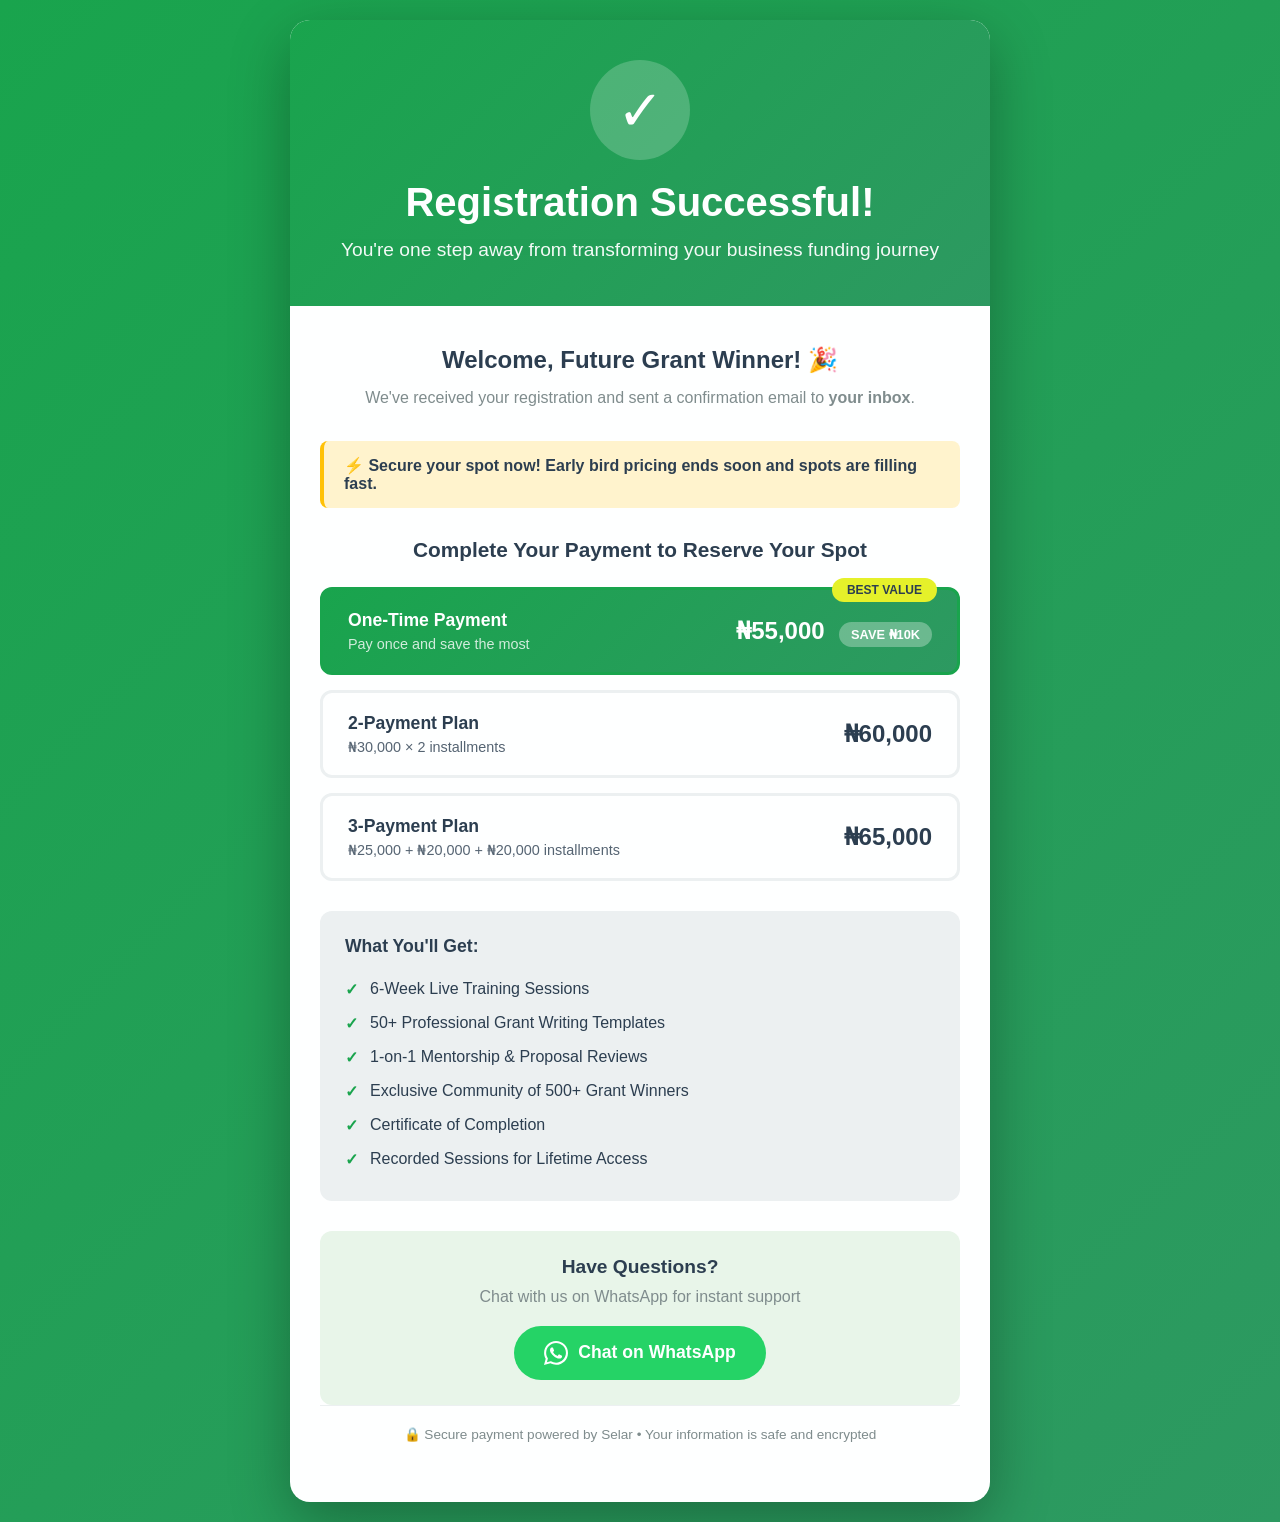
<file: oldThankyou.html>
<!DOCTYPE html>
<html lang="en">
<head>
    <meta charset="UTF-8">
    <meta name="viewport" content="width=device-width, initial-scale=1.0">
    <title>Thank You - Complete Your Payment | School of Grant Success</title>
    
    <!-- Meta Pixel Code - REPLACE WITH YOUR PIXEL ID -->
    <script>
    !function(f,b,e,v,n,t,s)
    {if(f.fbq)return;n=f.fbq=function(){n.callMethod?
    n.callMethod.apply(n,arguments):n.queue.push(arguments)};
    if(!f._fbq)f._fbq=n;n.push=n;n.loaded=!0;n.version='2.0';
    n.queue=[];t=b.createElement(e);t.async=!0;
    t.src=v;s=b.getElementsByTagName(e)[0];
    s.parentNode.insertBefore(t,s)}(window, document,'script',
    'https://connect.facebook.net/en_US/fbevents.js');
    fbq('init', 'YOUR_PIXEL_ID_HERE');
    fbq('track', 'PageView');
    </script>
    <noscript>
        <img height="1" width="1" style="display:none" 
        src="https://www.facebook.com/tr?id=YOUR_PIXEL_ID_HERE&ev=PageView&noscript=1"/>
    </noscript>
    <!-- End Meta Pixel Code -->

    <style>
        * {
            margin: 0;
            padding: 0;
            box-sizing: border-box;
        }

        :root {
            --sgs-green-1: #19A44D;
            --sgs-green-2: #2D9961;
            --sgs-yellow: #E5F12A;
            --white: #FEFFFF;
            --gray-dark: #2C3E50;
            --gray-medium: #7F8C8D;
            --gray-light: #ECF0F1;
        }

        body {
            font-family: -apple-system, BlinkMacSystemFont, 'Segoe UI', 'Roboto', sans-serif;
            background: linear-gradient(135deg, var(--sgs-green-1), var(--sgs-green-2));
            min-height: 100vh;
            display: flex;
            align-items: center;
            justify-content: center;
            padding: 20px;
        }

        .thankyou-container {
            background-color: var(--white);
            max-width: 700px;
            width: 100%;
            border-radius: 20px;
            box-shadow: 0 20px 60px rgba(0,0,0,0.3);
            overflow: hidden;
            animation: slideUp 0.5s ease;
        }

        @keyframes slideUp {
            from {
                opacity: 0;
                transform: translateY(30px);
            }
            to {
                opacity: 1;
                transform: translateY(0);
            }
        }

        .thankyou-header {
            background: linear-gradient(135deg, var(--sgs-green-1), var(--sgs-green-2));
            padding: 40px 30px;
            text-align: center;
            color: var(--white);
        }

        .success-icon {
            width: 100px;
            height: 100px;
            background-color: rgba(255,255,255,0.2);
            border-radius: 50%;
            display: flex;
            align-items: center;
            justify-content: center;
            margin: 0 auto 20px;
            font-size: 3.5rem;
            animation: scaleIn 0.5s ease 0.3s backwards;
        }

        @keyframes scaleIn {
            from {
                transform: scale(0);
            }
            to {
                transform: scale(1);
            }
        }

        .thankyou-title {
            font-size: 2.5rem;
            font-weight: 800;
            margin-bottom: 10px;
        }

        .thankyou-subtitle {
            font-size: 1.2rem;
            opacity: 0.95;
            line-height: 1.6;
        }

        .thankyou-body {
            padding: 40px 30px;
        }

        .personalized-message {
            text-align: center;
            margin-bottom: 30px;
        }

        .personalized-message h2 {
            font-size: 1.5rem;
            color: var(--gray-dark);
            margin-bottom: 10px;
        }

        .personalized-message p {
            color: var(--gray-medium);
            line-height: 1.7;
            margin-bottom: 20px;
        }

        .urgency-banner {
            background-color: #FFF3CD;
            border-left: 4px solid #FFC107;
            padding: 15px 20px;
            margin-bottom: 30px;
            border-radius: 8px;
        }

        .urgency-banner p {
            color: var(--gray-dark);
            font-weight: 600;
            margin: 0;
        }

        .section-title {
            text-align: center;
            font-size: 1.3rem;
            font-weight: 700;
            color: var(--gray-dark);
            margin-bottom: 25px;
        }

        .payment-options {
            display: grid;
            gap: 15px;
            margin-bottom: 30px;
        }

        .payment-btn {
            display: flex;
            justify-content: space-between;
            align-items: center;
            padding: 20px 25px;
            border: 3px solid var(--gray-light);
            border-radius: 12px;
            background-color: var(--white);
            cursor: pointer;
            transition: all 0.3s ease;
            text-decoration: none;
            color: var(--gray-dark);
        }

        .payment-btn:hover {
            border-color: var(--sgs-green-1);
            background-color: var(--sgs-green-1);
            color: var(--white);
            transform: translateY(-3px);
            box-shadow: 0 10px 30px rgba(25, 164, 77, 0.2);
        }

        .payment-btn.featured {
            border-color: var(--sgs-green-1);
            background: linear-gradient(135deg, var(--sgs-green-1), var(--sgs-green-2));
            color: var(--white);
            position: relative;
        }

        .payment-btn.featured::before {
            content: "BEST VALUE";
            position: absolute;
            top: -12px;
            right: 20px;
            background-color: var(--sgs-yellow);
            color: var(--gray-dark);
            padding: 5px 15px;
            border-radius: 20px;
            font-size: 0.75rem;
            font-weight: 800;
        }

        .payment-info {
            flex: 1;
        }

        .payment-title {
            font-size: 1.1rem;
            font-weight: 700;
            margin-bottom: 5px;
        }

        .payment-description {
            font-size: 0.9rem;
            opacity: 0.8;
        }

        .payment-price {
            font-size: 1.5rem;
            font-weight: 800;
        }

        .savings-badge {
            background-color: #E8F5E9;
            color: var(--sgs-green-1);
            padding: 5px 12px;
            border-radius: 20px;
            font-size: 0.8rem;
            font-weight: 700;
            margin-left: 10px;
        }

        .payment-btn.featured .savings-badge {
            background-color: rgba(255,255,255,0.3);
            color: var(--white);
        }

        .features-list {
            background-color: var(--gray-light);
            padding: 25px;
            border-radius: 12px;
            margin-bottom: 30px;
        }

        .features-list h3 {
            font-size: 1.1rem;
            margin-bottom: 15px;
            color: var(--gray-dark);
        }

        .features-list ul {
            list-style: none;
        }

        .features-list li {
            padding: 8px 0 8px 25px;
            position: relative;
            color: var(--gray-dark);
        }

        .features-list li::before {
            content: "✓";
            position: absolute;
            left: 0;
            color: var(--sgs-green-1);
            font-weight: 700;
        }

        .whatsapp-cta {
            text-align: center;
            padding: 25px;
            background-color: #E8F5E9;
            border-radius: 12px;
        }

        .whatsapp-cta h3 {
            font-size: 1.2rem;
            margin-bottom: 10px;
            color: var(--gray-dark);
        }

        .whatsapp-cta p {
            color: var(--gray-medium);
            margin-bottom: 20px;
        }

        .whatsapp-btn {
            display: inline-flex;
            align-items: center;
            gap: 10px;
            background-color: #25D366;
            color: var(--white);
            padding: 15px 30px;
            border-radius: 50px;
            text-decoration: none;
            font-weight: 700;
            font-size: 1.1rem;
            transition: all 0.3s ease;
        }

        .whatsapp-btn:hover {
            background-color: #20BA5A;
            transform: scale(1.05);
        }

        .security-note {
            text-align: center;
            padding: 20px;
            color: var(--gray-medium);
            font-size: 0.85rem;
            border-top: 1px solid var(--gray-light);
        }

        @media (max-width: 768px) {
            .thankyou-title {
                font-size: 2rem;
            }

            .thankyou-body {
                padding: 30px 20px;
            }

            .payment-btn {
                flex-direction: column;
                text-align: center;
                gap: 10px;
            }

            .payment-price {
                font-size: 1.3rem;
            }
        }
    </style>
</head>
<body>
    <div class="thankyou-container">
        <!-- Header -->
        <div class="thankyou-header">
            <div class="success-icon">✓</div>
            <h1 class="thankyou-title">Registration Successful!</h1>
            <p class="thankyou-subtitle">You're one step away from transforming your business funding journey</p>
        </div>

        <!-- Body -->
        <div class="thankyou-body">
            <!-- Personalized Message -->
            <div class="personalized-message">
                <h2>Welcome, <span id="userName">Future Grant Winner</span>! 🎉</h2>
                <p>We've received your registration and sent a confirmation email to <strong id="userEmail">your inbox</strong>.</p>
            </div>

            <!-- Urgency Banner -->
            <div class="urgency-banner">
                <p>⚡ Secure your spot now! Early bird pricing ends soon and spots are filling fast.</p>
            </div>

            <!-- Section Title -->
            <h3 class="section-title">Complete Your Payment to Reserve Your Spot</h3>

            <!-- Payment Options -->
            <div class="payment-options">
                <!-- Option 1: One-Time Payment (Featured) -->
                <a href="https://selar.com/p/hmla99?affiliate=53rm355t51" class="payment-btn featured" id="paymentOption1">
                    <div class="payment-info">
                        <div class="payment-title">One-Time Payment</div>
                        <div class="payment-description">Pay once and save the most</div>
                    </div>
                    <div>
                        <span class="payment-price">₦55,000</span>
                        <span class="savings-badge">SAVE ₦10K</span>
                    </div>
                </a>

                <!-- Option 2: 2-Payment Plan -->
                <a href="https://selar.com/p/4810y17710?affiliate=r97o8794p4" class="payment-btn" id="paymentOption2">
                    <div class="payment-info">
                        <div class="payment-title">2-Payment Plan</div>
                        <div class="payment-description">₦30,000 × 2 installments</div>
                    </div>
                    <div>
                        <span class="payment-price">₦60,000</span>
                    </div>
                </a>

                <!-- Option 3: 3-Payment Plan -->
                <a href="https://selar.com/p/7126491112?affiliate=7q863x1bz7"               class="payment-btn" id="paymentOption3">
                    <div class="payment-info">
                        <div class="payment-title">3-Payment Plan</div>
                        <div class="payment-description">₦25,000 + ₦20,000 + ₦20,000 installments</div>
                    </div>
                    <div>
                        <span class="payment-price">₦65,000</span>
                    </div>
                </a>
            </div>

            <!-- What You Get -->
            <div class="features-list">
                <h3>What You'll Get:</h3>
                <ul>
                    <li>6-Week Live Training Sessions</li>
                    <li>50+ Professional Grant Writing Templates</li>
                    <li>1-on-1 Mentorship & Proposal Reviews</li>
                    <li>Exclusive Community of 500+ Grant Winners</li>
                    <li>Certificate of Completion</li>
                    <li>Recorded Sessions for Lifetime Access</li>
                </ul>
            </div>

            <!-- WhatsApp CTA -->
            <div class="whatsapp-cta">
                <h3>Have Questions?</h3>
                <p>Chat with us on WhatsApp for instant support</p>
                <a href="https://wa.me/message/65EHVJDK5XQMM1" class="whatsapp-btn" target="_blank">
                    <svg width="24" height="24" viewBox="0 0 24 24" fill="currentColor">
                        <path d="M17.472 14.382c-.297-.149-1.758-.867-2.03-.967-.273-.099-.471-.148-.67.15-.197.297-.767.966-.94 1.164-.173.199-.347.223-.644.075-.297-.15-1.255-.463-2.39-1.475-.883-.788-1.48-1.761-1.653-2.059-.173-.297-.018-.458.13-.606.134-.133.298-.347.446-.52.149-.174.198-.298.298-.497.099-.198.05-.371-.025-.52-.075-.149-.669-1.612-.916-2.207-.242-.579-.487-.5-.669-.51-.173-.008-.371-.01-.57-.01-.198 0-.52.074-.792.372-.272.297-1.04 1.016-1.04 2.479 0 1.462 1.065 2.875 1.213 3.074.149.198 2.096 3.2 5.077 4.487.709.306 1.262.489 1.694.625.712.227 1.36.195 1.871.118.571-.085 1.758-.719 2.006-1.413.248-.694.248-1.289.173-1.413-.074-.124-.272-.198-.57-.347z"/>
                        <path d="M20.52 3.449C18.24 1.245 15.24 0 12.045 0 5.463 0 .104 5.334.101 11.893c0 2.096.549 4.14 1.595 5.945L0 24l6.335-1.652c1.746.943 3.71 1.444 5.71 1.447h.006c6.585 0 11.946-5.336 11.949-11.896 0-3.176-1.24-6.165-3.495-8.411zm-8.475 18.297c-1.777 0-3.518-.479-5.032-1.378l-.36-.214-3.742.98 1-3.648-.235-.374c-.99-1.571-1.512-3.389-1.512-5.26.003-5.45 4.437-9.884 9.888-9.884 2.64 0 5.122 1.03 6.988 2.898 1.868 1.869 2.893 4.352 2.892 6.993-.003 5.451-4.437 9.887-9.887 9.887z"/>
                    </svg>
                    Chat on WhatsApp
                </a>
            </div>

            <!-- Security Note -->
            <div class="security-note">
                <p>🔒 Secure payment powered by Selar • Your information is safe and encrypted</p>
            </div>
        </div>
    </div>

    <script>
        // Configuration - PASTE YOUR SELAR LINKS HERE
        const SELAR_ONE_TIME = 'https://selar.com/p/hmla99?affiliate=53rm355t51';
        const SELAR_TWO_PAYMENT = 'https://selar.com/p/4810y17710?affiliate=r97o8794p4';
        const SELAR_THREE_PAYMENT = 'https://selar.com/p/7126491112?affiliate=7q863x1bz7';

        // Load personalized data
        window.addEventListener('load', function() {
            const registrationData = sessionStorage.getItem('registrationData');
            
            if (registrationData) {
                const data = JSON.parse(registrationData);
                document.getElementById('userName').textContent = data.name;
                document.getElementById('userEmail').textContent = data.email;
            }

            // Track InitiateCheckout event
            if (typeof fbq !== 'undefined') {
                fbq('track', 'InitiateCheckout', {
                    content_name: 'Grant Writing Course Payment Options',
                    value: 55000,
                    currency: 'NGN'
                });
            }
        });

        // Payment button handlers
        document.getElementById('paymentOption1').addEventListener('click', function(e) {
            e.preventDefault();
            
            // Track Purchase event
            if (typeof fbq !== 'undefined') {
                fbq('track', 'AddToCart', {
                    content_name: 'One-Time Payment',
                    value: 55000,
                    currency: 'NGN'
                });
            }
            
            window.location.href = SELAR_ONE_TIME;
        });

        document.getElementById('paymentOption2').addEventListener('click', function(e) {
            e.preventDefault();
            
            if (typeof fbq !== 'undefined') {
                fbq('track', 'AddToCart', {
                    content_name: '2-Payment Plan',
                    value: 60000,
                    currency: 'NGN'
                });
            }
            
            window.location.href = SELAR_TWO_PAYMENT;
        });

        document.getElementById('paymentOption3').addEventListener('click', function(e) {
            e.preventDefault();
            
            if (typeof fbq !== 'undefined') {
                fbq('track', 'AddToCart', {
                    content_name: '3-Payment Plan',
                    value: 65000,
                    currency: 'NGN'
                });
            }
            
            window.location.href = SELAR_THREE_PAYMENT;
        });
    </script>
</body>
</html>
</file>
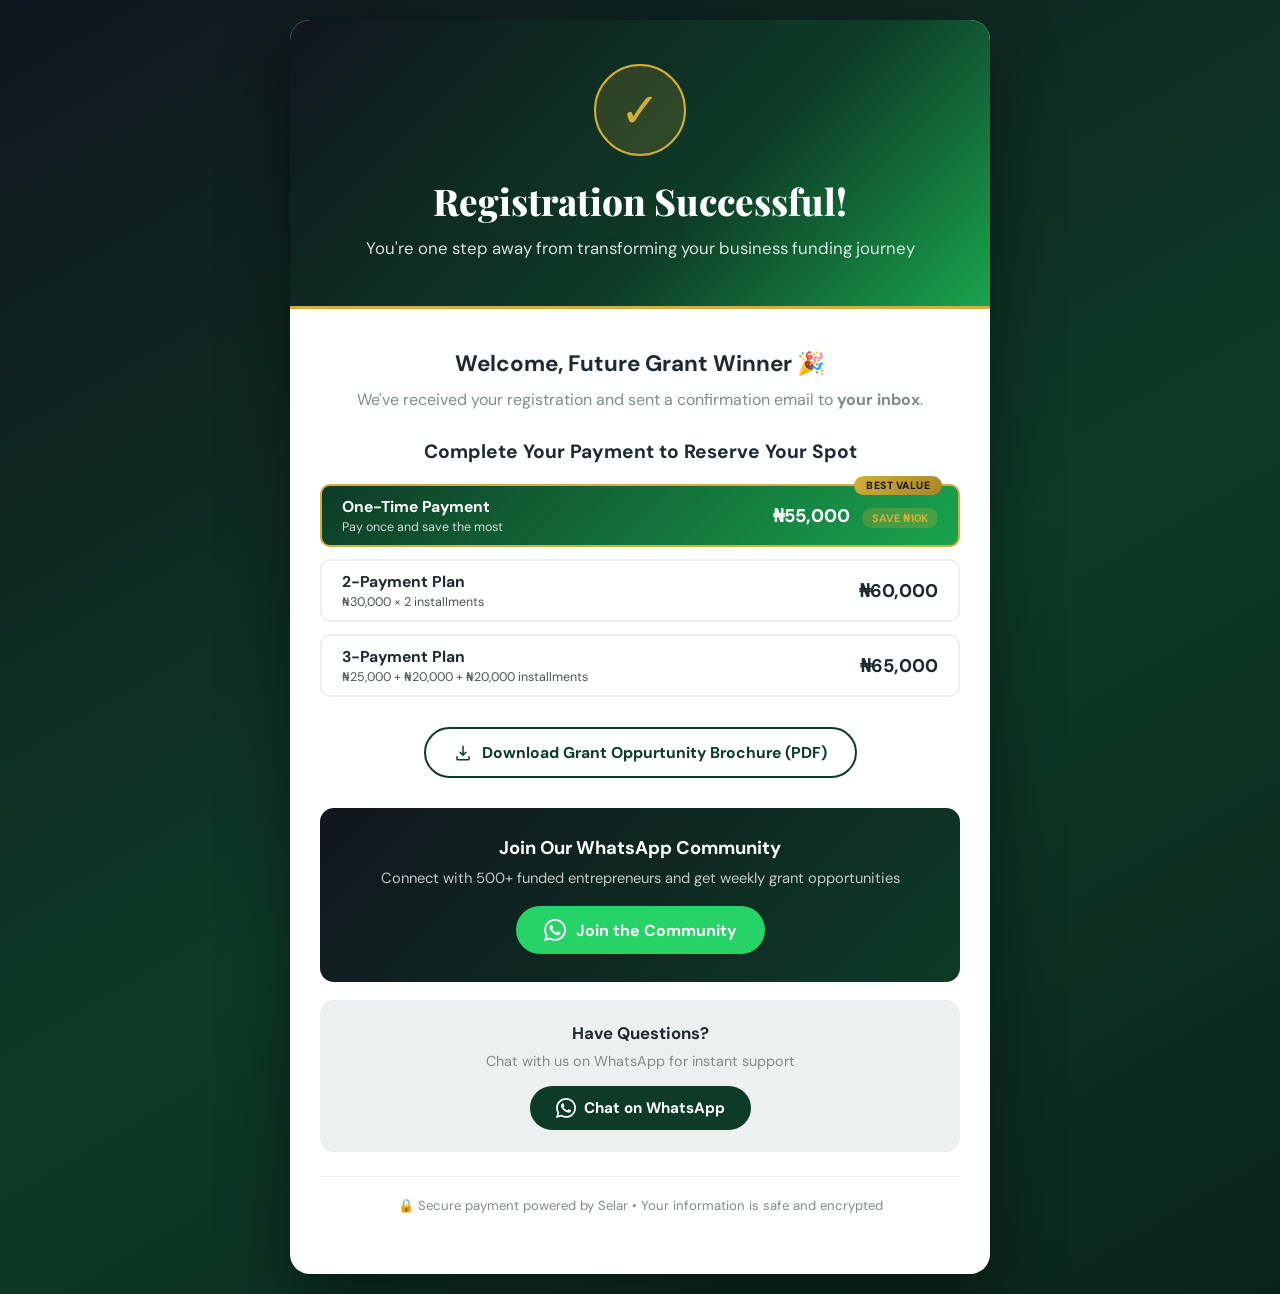
<file: thankyou.html>
<!DOCTYPE html>
<html lang="en">
<head>
    <meta charset="UTF-8">
    <meta name="viewport" content="width=device-width, initial-scale=1.0">
    <title>Thank You - Complete Your Payment | School of Grant Success</title>
    
    <!-- Meta Pixel Code - REPLACE WITH YOUR PIXEL ID -->
    <script>
    !function(f,b,e,v,n,t,s)
    {if(f.fbq)return;n=f.fbq=function(){n.callMethod?
    n.callMethod.apply(n,arguments):n.queue.push(arguments)};
    if(!f._fbq)f._fbq=n;n.push=n;n.loaded=!0;n.version='2.0';
    n.queue=[];t=b.createElement(e);t.async=!0;
    t.src=v;s=b.getElementsByTagName(e)[0];
    s.parentNode.insertBefore(t,s)}(window, document,'script',
    'https://connect.facebook.net/en_US/fbevents.js');
    fbq('init', 'YOUR_PIXEL_ID_HERE');
    fbq('track', 'PageView');
    </script>
    <noscript>
        <img height="1" width="1" style="display:none" 
        src="https://www.facebook.com/tr?id=YOUR_PIXEL_ID_HERE&ev=PageView&noscript=1"/>
    </noscript>
    <!-- End Meta Pixel Code -->

    <link rel="preconnect" href="https://fonts.googleapis.com">
    <link href="https://fonts.googleapis.com/css2?family=Playfair+Display:wght@700;800;900&family=DM+Sans:wght@400;500;600;700;800&display=swap" rel="stylesheet">

    <style>
        * {
            margin: 0;
            padding: 0;
            box-sizing: border-box;
        }

        :root {
            --sgs-green-1: #19A44D;
            --sgs-green-2: #2D9961;
            --sgs-deep-green: #0E3B27;
            --sgs-charcoal: #10161D;
            --sgs-gold: #D4AF37;
            --sgs-gold-deep: #A8842A;
            --white: #FEFFFF;
            --gray-dark: #1E2A2F;
            --gray-medium: #7F8C8D;
            --gray-light: #ECF0F1;
        }

        body {
            font-family: 'DM Sans', -apple-system, BlinkMacSystemFont, 'Segoe UI', 'Roboto', sans-serif;
            background: linear-gradient(150deg, var(--sgs-charcoal) 0%, var(--sgs-deep-green) 55%, #0B241A 100%);
            min-height: 100vh;
            display: flex;
            align-items: center;
            justify-content: center;
            padding: 20px;
        }

        .thankyou-container {
            background-color: var(--white);
            max-width: 700px;
            width: 100%;
            border-radius: 20px;
            box-shadow: 0 25px 70px rgba(0,0,0,0.45);
            overflow: hidden;
            animation: slideUp 0.5s ease;
        }

        @keyframes slideUp {
            from { opacity: 0; transform: translateY(30px); }
            to { opacity: 1; transform: translateY(0); }
        }

        .thankyou-header {
            background: linear-gradient(135deg, var(--sgs-charcoal), var(--sgs-deep-green) 60%, var(--sgs-green-1));
            padding: 44px 30px;
            text-align: center;
            color: var(--white);
            border-bottom: 3px solid var(--sgs-gold);
        }

        .success-icon {
            width: 92px;
            height: 92px;
            background-color: rgba(212,175,55,0.16);
            border: 2px solid var(--sgs-gold);
            border-radius: 50%;
            display: flex;
            align-items: center;
            justify-content: center;
            margin: 0 auto 20px;
            font-size: 3rem;
            color: var(--sgs-gold);
            animation: scaleIn 0.5s ease 0.3s backwards;
        }

        @keyframes scaleIn {
            from { transform: scale(0); }
            to { transform: scale(1); }
        }

        .thankyou-title {
            font-family: 'Playfair Display', serif;
            font-size: 2.3rem;
            font-weight: 800;
            margin-bottom: 10px;
        }

        .thankyou-subtitle {
            font-size: 1.05rem;
            opacity: 0.85;
            line-height: 1.6;
        }

        .thankyou-body {
            padding: 40px 30px;
        }

        .personalized-message {
            text-align: center;
            margin-bottom: 26px;
        }

        .personalized-message h2 {
            font-size: 1.4rem;
            color: var(--gray-dark);
            margin-bottom: 8px;
        }

        .personalized-message p {
            color: var(--gray-medium);
            line-height: 1.7;
        }

        .section-title {
            text-align: center;
            font-size: 1.2rem;
            font-weight: 700;
            color: var(--gray-dark);
            margin-bottom: 20px;
        }

        /* ===== Payment options — compact height ===== */
        .payment-options {
            display: grid;
            gap: 12px;
            margin-bottom: 30px;
        }

        .payment-btn {
            display: flex;
            justify-content: space-between;
            align-items: center;
            padding: 10px 20px;
            border: 2px solid var(--gray-light);
            border-radius: 10px;
            background-color: var(--white);
            cursor: pointer;
            transition: all 0.25s ease;
            text-decoration: none;
            color: var(--gray-dark);
        }

        .payment-btn:hover {
            border-color: var(--sgs-deep-green);
            background-color: var(--sgs-deep-green);
            color: var(--white);
            transform: translateY(-2px);
            box-shadow: 0 8px 22px rgba(14, 59, 39, 0.25);
        }

        .payment-btn.featured {
            border-color: var(--sgs-gold);
            background: linear-gradient(135deg, var(--sgs-deep-green), var(--sgs-green-1));
            color: var(--white);
            position: relative;
        }

        .payment-btn.featured::before {
            content: "BEST VALUE";
            position: absolute;
            top: -10px;
            right: 16px;
            background: linear-gradient(135deg, var(--sgs-gold), var(--sgs-gold-deep));
            color: var(--sgs-charcoal);
            padding: 3px 12px;
            border-radius: 20px;
            font-size: 0.65rem;
            font-weight: 800;
            letter-spacing: 0.5px;
        }

        .payment-info { flex: 1; }

        .payment-title {
            font-size: 0.98rem;
            font-weight: 700;
            margin-bottom: 2px;
        }

        .payment-description {
            font-size: 0.78rem;
            opacity: 0.8;
        }

        .payment-price {
            font-size: 1.15rem;
            font-weight: 800;
        }

        .savings-badge {
            background-color: #E8F5E9;
            color: var(--sgs-green-1);
            padding: 3px 10px;
            border-radius: 20px;
            font-size: 0.68rem;
            font-weight: 700;
            margin-left: 8px;
        }

        .payment-btn.featured .savings-badge {
            background-color: rgba(212,175,55,0.25);
            color: var(--sgs-gold);
        }

        /* ===== Download brochure button ===== */
        .download-section {
            text-align: center;
            margin-bottom: 30px;
        }

        .download-btn {
            display: inline-flex;
            align-items: center;
            gap: 10px;
            background-color: var(--white);
            color: var(--sgs-deep-green);
            border: 2px solid var(--sgs-deep-green);
            padding: 13px 28px;
            border-radius: 50px;
            text-decoration: none;
            font-weight: 700;
            font-size: 0.98rem;
            transition: all 0.25s ease;
        }

        .download-btn:hover {
            background-color: var(--sgs-deep-green);
            color: var(--white);
            transform: translateY(-2px);
            box-shadow: 0 8px 22px rgba(14,59,39,0.25);
        }

        /* ===== WhatsApp community (join group) ===== */
        .community-cta {
            text-align: center;
            padding: 28px 25px;
            background: linear-gradient(135deg, var(--sgs-charcoal), var(--sgs-deep-green));
            border-radius: 14px;
            margin-bottom: 18px;
            color: var(--white);
        }

        .community-cta h3 {
            font-size: 1.15rem;
            margin-bottom: 8px;
            color: var(--white);
        }

        .community-cta p {
            color: rgba(255,255,255,0.75);
            margin-bottom: 18px;
            font-size: 0.92rem;
        }

        .community-btn {
            display: inline-flex;
            align-items: center;
            gap: 10px;
            background-color: #25D366;
            color: var(--white);
            padding: 13px 28px;
            border-radius: 50px;
            text-decoration: none;
            font-weight: 700;
            font-size: 1rem;
            transition: all 0.25s ease;
        }

        .community-btn:hover {
            background-color: #20BA5A;
            transform: scale(1.04);
        }

        /* ===== WhatsApp 1:1 support ===== */
        .whatsapp-cta {
            text-align: center;
            padding: 22px;
            background-color: var(--gray-light);
            border-radius: 14px;
            margin-bottom: 24px;
        }

        .whatsapp-cta h3 {
            font-size: 1.05rem;
            margin-bottom: 8px;
            color: var(--gray-dark);
        }

        .whatsapp-cta p {
            color: var(--gray-medium);
            margin-bottom: 16px;
            font-size: 0.9rem;
        }

        .whatsapp-btn {
            display: inline-flex;
            align-items: center;
            gap: 8px;
            background-color: var(--sgs-deep-green);
            color: var(--white);
            padding: 12px 26px;
            border-radius: 50px;
            text-decoration: none;
            font-weight: 700;
            font-size: 0.95rem;
            transition: all 0.25s ease;
        }

        .whatsapp-btn:hover {
            background-color: var(--sgs-green-1);
            transform: scale(1.04);
        }

        .security-note {
            text-align: center;
            padding: 20px;
            color: var(--gray-medium);
            font-size: 0.82rem;
            border-top: 1px solid var(--gray-light);
        }

        @media (max-width: 768px) {
            .thankyou-title { font-size: 1.85rem; }
            .thankyou-body { padding: 30px 20px; }
            .payment-btn { padding: 10px 16px; }
            .payment-price { font-size: 1.05rem; }
        }
    </style>
</head>
<body>
    <div class="thankyou-container">
        <!-- Header -->
        <div class="thankyou-header">
            <div class="success-icon">✓</div>
            <h1 class="thankyou-title">Registration Successful!</h1>
            <p class="thankyou-subtitle">You're one step away from transforming your business funding journey</p>
        </div>

        <!-- Body -->
        <div class="thankyou-body">
            <!-- Personalized Message -->
            <div class="personalized-message">
                <h2>Welcome, <span id="userName">Future Grant Winner</span> 🎉</h2>
                <p>We've received your registration and sent a confirmation email to <strong id="userEmail">your inbox</strong>.</p>
            </div>

            <!-- Section Title -->
            <h3 class="section-title">Complete Your Payment to Reserve Your Spot</h3>

            <!-- Payment Options -->
            <div class="payment-options">
                <!-- Option 1: One-Time Payment (Featured) -->
                <a href="https://selar.com/p/hmla99?affiliate=53rm355t51" class="payment-btn featured" id="paymentOption1">
                    <div class="payment-info">
                        <div class="payment-title">One-Time Payment</div>
                        <div class="payment-description">Pay once and save the most</div>
                    </div>
                    <div>
                        <span class="payment-price">₦55,000</span>
                        <span class="savings-badge">SAVE ₦10K</span>
                    </div>
                </a>

                <!-- Option 2: 2-Payment Plan -->
                <a href="https://selar.com/p/4810y17710?affiliate=r97o8794p4" class="payment-btn" id="paymentOption2">
                    <div class="payment-info">
                        <div class="payment-title">2-Payment Plan</div>
                        <div class="payment-description">₦30,000 × 2 installments</div>
                    </div>
                    <div>
                        <span class="payment-price">₦60,000</span>
                    </div>
                </a>

                <!-- Option 3: 3-Payment Plan -->
                <a href="https://selar.com/p/7126491112?affiliate=7q863x1bz7" class="payment-btn" id="paymentOption3">
                    <div class="payment-info">
                        <div class="payment-title">3-Payment Plan</div>
                        <div class="payment-description">₦25,000 + ₦20,000 + ₦20,000 installments</div>
                    </div>
                    <div>
                        <span class="payment-price">₦65,000</span>
                    </div>
                </a>
            </div>

            <!-- Download Brochure -->
            <div class="download-section">
                <a href="course-brochure.pdf" download="SGS-Course-Brochure.pdf" class="download-btn" id="downloadBrochure">
                    <svg width="18" height="18" viewBox="0 0 24 24" fill="none" stroke="currentColor" stroke-width="2">
                        <path d="M12 3v12m0 0l-4-4m4 4l4-4M4 17v3a1 1 0 001 1h14a1 1 0 001-1v-3" stroke-linecap="round" stroke-linejoin="round"/>
                    </svg>
                    Download Grant Oppurtunity Brochure (PDF)
                </a>
            </div>

            <!-- Join WhatsApp Community -->
            <div class="community-cta">
                <h3>Join Our WhatsApp Community</h3>
                <p>Connect with 500+ funded entrepreneurs and get weekly grant opportunities</p>
                <a href="https://chat.whatsapp.com/LMUv6k6ZkHSCZMn7ReKvsN" class="community-btn" target="_blank" rel="noopener">
                    <svg width="22" height="22" viewBox="0 0 24 24" fill="currentColor">
                        <path d="M17.472 14.382c-.297-.149-1.758-.867-2.03-.967-.273-.099-.471-.148-.67.15-.197.297-.767.966-.94 1.164-.173.199-.347.223-.644.075-.297-.15-1.255-.463-2.39-1.475-.883-.788-1.48-1.761-1.653-2.059-.173-.297-.018-.458.13-.606.134-.133.298-.347.446-.52.149-.174.198-.298.298-.497.099-.198.05-.371-.025-.52-.075-.149-.669-1.612-.916-2.207-.242-.579-.487-.5-.669-.51-.173-.008-.371-.01-.57-.01-.198 0-.52.074-.792.372-.272.297-1.04 1.016-1.04 2.479 0 1.462 1.065 2.875 1.213 3.074.149.198 2.096 3.2 5.077 4.487.709.306 1.262.489 1.694.625.712.227 1.36.195 1.871.118.571-.085 1.758-.719 2.006-1.413.248-.694.248-1.289.173-1.413-.074-.124-.272-.198-.57-.347z"/>
                        <path d="M20.52 3.449C18.24 1.245 15.24 0 12.045 0 5.463 0 .104 5.334.101 11.893c0 2.096.549 4.14 1.595 5.945L0 24l6.335-1.652c1.746.943 3.71 1.444 5.71 1.447h.006c6.585 0 11.946-5.336 11.949-11.896 0-3.176-1.24-6.165-3.495-8.411zm-8.475 18.297c-1.777 0-3.518-.479-5.032-1.378l-.36-.214-3.742.98 1-3.648-.235-.374c-.99-1.571-1.512-3.389-1.512-5.26.003-5.45 4.437-9.884 9.888-9.884 2.64 0 5.122 1.03 6.988 2.898 1.868 1.869 2.893 4.352 2.892 6.993-.003 5.451-4.437 9.887-9.887 9.887z"/>
                    </svg>
                    Join the Community
                </a>
            </div>

            <!-- WhatsApp 1:1 Support -->
            <div class="whatsapp-cta">
                <h3>Have Questions?</h3>
                <p>Chat with us on WhatsApp for instant support</p>
                <a href="https://wa.me/message/65EHVJDK5XQMM1" class="whatsapp-btn" target="_blank" rel="noopener">
                    <svg width="20" height="20" viewBox="0 0 24 24" fill="currentColor">
                        <path d="M17.472 14.382c-.297-.149-1.758-.867-2.03-.967-.273-.099-.471-.148-.67.15-.197.297-.767.966-.94 1.164-.173.199-.347.223-.644.075-.297-.15-1.255-.463-2.39-1.475-.883-.788-1.48-1.761-1.653-2.059-.173-.297-.018-.458.13-.606.134-.133.298-.347.446-.52.149-.174.198-.298.298-.497.099-.198.05-.371-.025-.52-.075-.149-.669-1.612-.916-2.207-.242-.579-.487-.5-.669-.51-.173-.008-.371-.01-.57-.01-.198 0-.52.074-.792.372-.272.297-1.04 1.016-1.04 2.479 0 1.462 1.065 2.875 1.213 3.074.149.198 2.096 3.2 5.077 4.487.709.306 1.262.489 1.694.625.712.227 1.36.195 1.871.118.571-.085 1.758-.719 2.006-1.413.248-.694.248-1.289.173-1.413-.074-.124-.272-.198-.57-.347z"/>
                        <path d="M20.52 3.449C18.24 1.245 15.24 0 12.045 0 5.463 0 .104 5.334.101 11.893c0 2.096.549 4.14 1.595 5.945L0 24l6.335-1.652c1.746.943 3.71 1.444 5.71 1.447h.006c6.585 0 11.946-5.336 11.949-11.896 0-3.176-1.24-6.165-3.495-8.411zm-8.475 18.297c-1.777 0-3.518-.479-5.032-1.378l-.36-.214-3.742.98 1-3.648-.235-.374c-.99-1.571-1.512-3.389-1.512-5.26.003-5.45 4.437-9.884 9.888-9.884 2.64 0 5.122 1.03 6.988 2.898 1.868 1.869 2.893 4.352 2.892 6.993-.003 5.451-4.437 9.887-9.887 9.887z"/>
                    </svg>
                    Chat on WhatsApp
                </a>
            </div>

            <!-- Security Note -->
            <div class="security-note">
                <p>🔒 Secure payment powered by Selar • Your information is safe and encrypted</p>
            </div>
        </div>
    </div>

    <script>
        // Configuration - PASTE YOUR SELAR LINKS HERE
        const SELAR_ONE_TIME = 'https://selar.com/p/hmla99?affiliate=53rm355t51';
        const SELAR_TWO_PAYMENT = 'https://selar.com/p/4810y17710?affiliate=r97o8794p4';
        const SELAR_THREE_PAYMENT = 'https://selar.com/p/7126491112?affiliate=7q863x1bz7';

        // Load personalized data
        window.addEventListener('load', function() {
            const registrationData = sessionStorage.getItem('registrationData');

            if (registrationData) {
                const data = JSON.parse(registrationData);
                document.getElementById('userName').textContent = data.name;
                document.getElementById('userEmail').textContent = data.email;
            }

            // Track InitiateCheckout event
            if (typeof fbq !== 'undefined') {
                fbq('track', 'InitiateCheckout', {
                    content_name: 'Grant Writing Course Payment Options',
                    value: 55000,
                    currency: 'NGN'
                });
            }
        });

        // Payment button handlers
        document.getElementById('paymentOption1').addEventListener('click', function(e) {
            e.preventDefault();
            if (typeof fbq !== 'undefined') {
                fbq('track', 'AddToCart', { content_name: 'One-Time Payment', value: 55000, currency: 'NGN' });
            }
            window.location.href = SELAR_ONE_TIME;
        });

        document.getElementById('paymentOption2').addEventListener('click', function(e) {
            e.preventDefault();
            if (typeof fbq !== 'undefined') {
                fbq('track', 'AddToCart', { content_name: '2-Payment Plan', value: 60000, currency: 'NGN' });
            }
            window.location.href = SELAR_TWO_PAYMENT;
        });

        document.getElementById('paymentOption3').addEventListener('click', function(e) {
            e.preventDefault();
            if (typeof fbq !== 'undefined') {
                fbq('track', 'AddToCart', { content_name: '3-Payment Plan', value: 65000, currency: 'NGN' });
            }
            window.location.href = SELAR_THREE_PAYMENT;
        });

        // Track brochure downloads
        document.getElementById('downloadBrochure').addEventListener('click', function() {
            if (typeof fbq !== 'undefined') {
                fbq('track', 'ViewContent', { content_name: 'Course Brochure Download' });
            }
        });
    </script>
</body>
</html>
</file>
